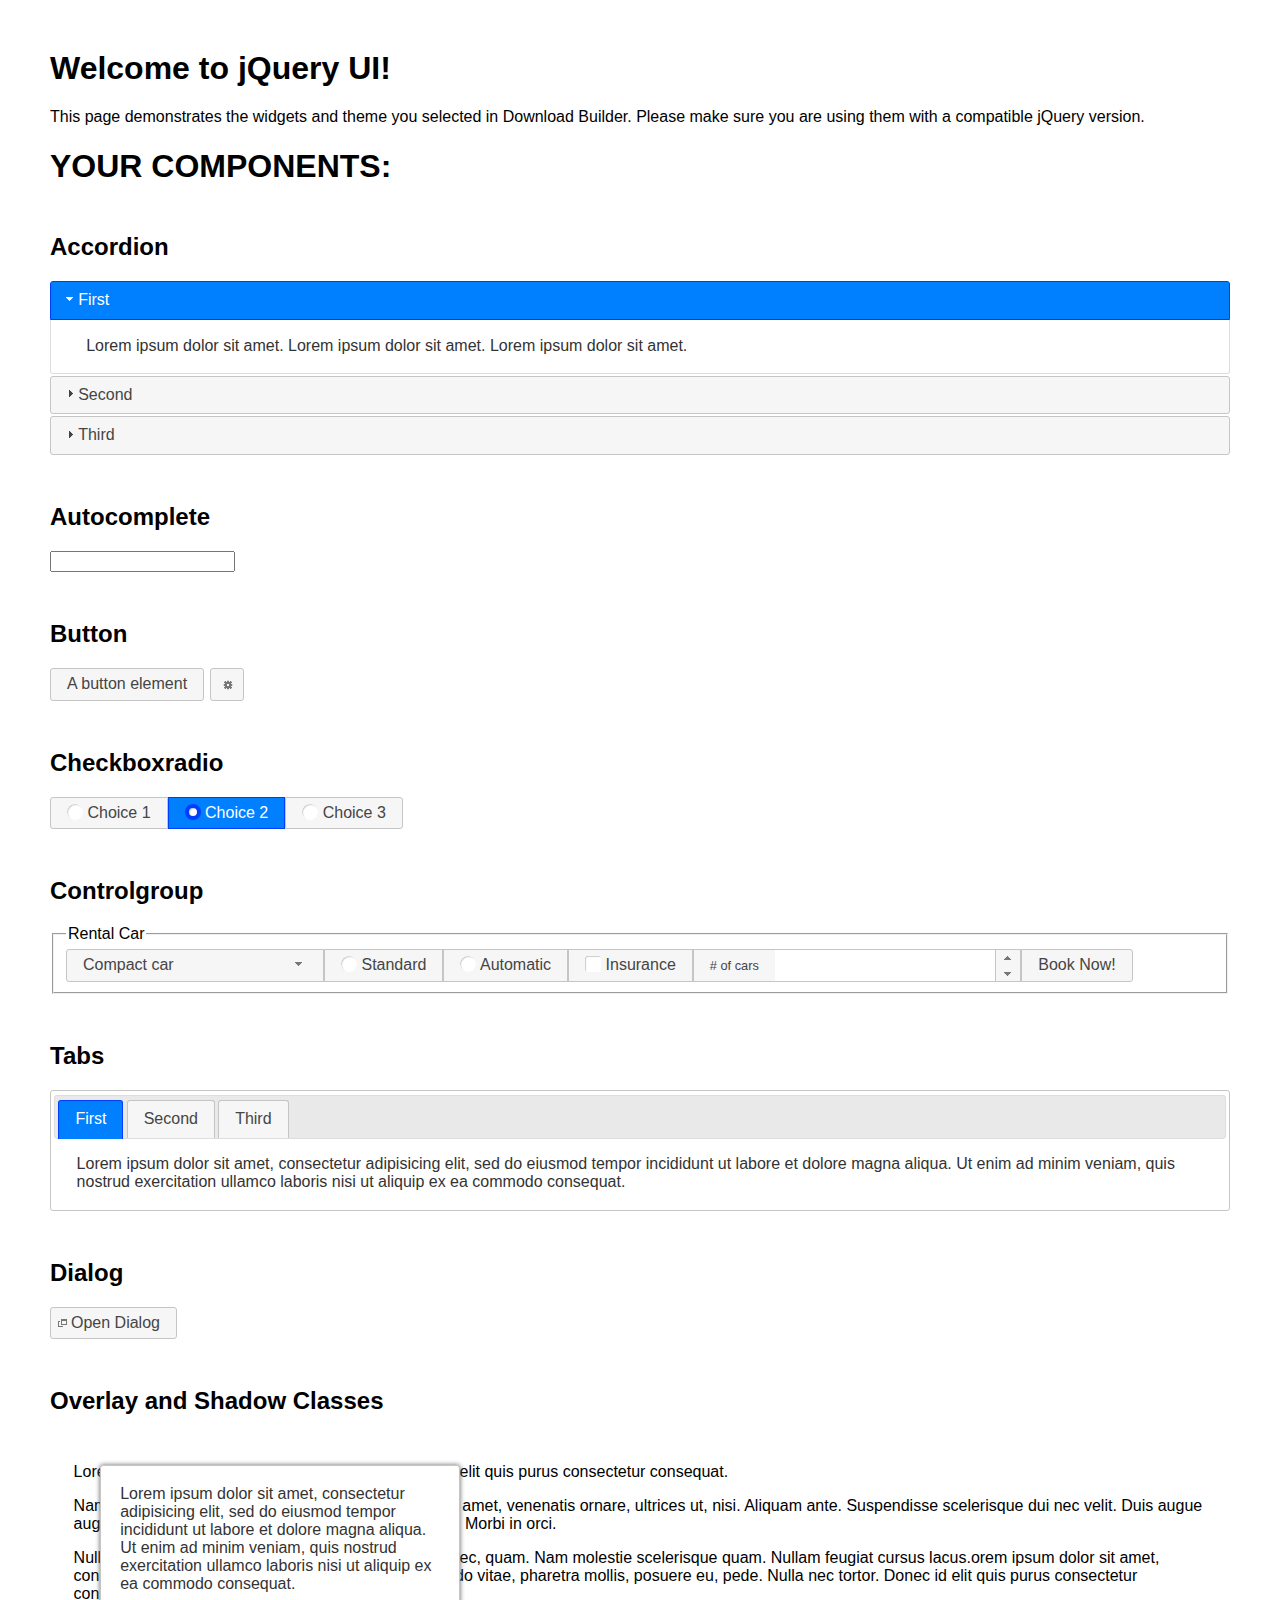
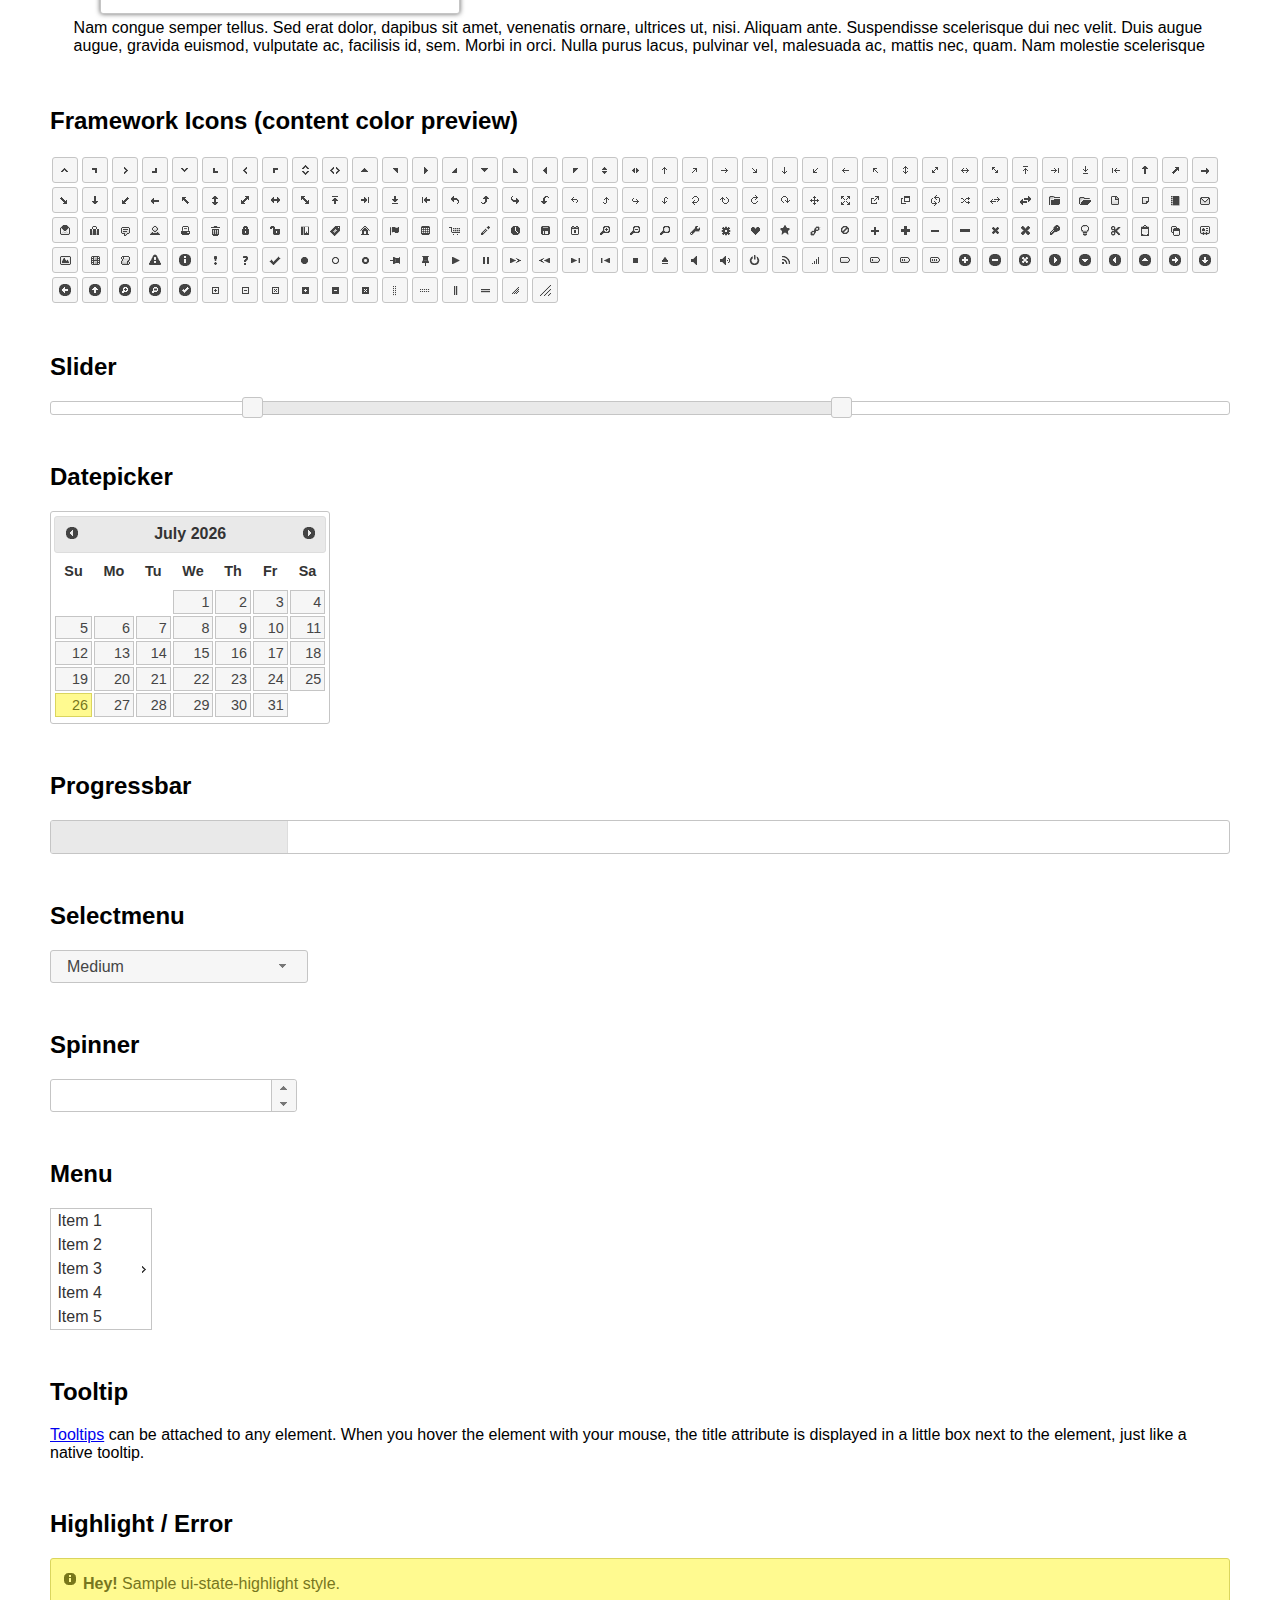
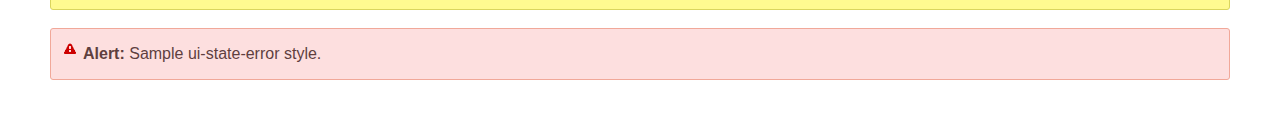
<file: map/scripts/lib/jquery-ui-1.12.1/index.html>
<!doctype html>
<html lang="us">
<head>
	<meta charset="utf-8">
	<title>jQuery UI Example Page</title>
	<link href="jquery-ui.css" rel="stylesheet">
	<style>
	body{
		font-family: "Trebuchet MS", sans-serif;
		margin: 50px;
	}
	.demoHeaders {
		margin-top: 2em;
	}
	#dialog-link {
		padding: .4em 1em .4em 20px;
		text-decoration: none;
		position: relative;
	}
	#dialog-link span.ui-icon {
		margin: 0 5px 0 0;
		position: absolute;
		left: .2em;
		top: 50%;
		margin-top: -8px;
	}
	#icons {
		margin: 0;
		padding: 0;
	}
	#icons li {
		margin: 2px;
		position: relative;
		padding: 4px 0;
		cursor: pointer;
		float: left;
		list-style: none;
	}
	#icons span.ui-icon {
		float: left;
		margin: 0 4px;
	}
	.fakewindowcontain .ui-widget-overlay {
		position: absolute;
	}
	select {
		width: 200px;
	}
	</style>
</head>
<body>

<h1>Welcome to jQuery UI!</h1>

<div class="ui-widget">
	<p>This page demonstrates the widgets and theme you selected in Download Builder. Please make sure you are using them with a compatible jQuery version.</p>
</div>

<h1>YOUR COMPONENTS:</h1>


<!-- Accordion -->
<h2 class="demoHeaders">Accordion</h2>
<div id="accordion">
	<h3>First</h3>
	<div>Lorem ipsum dolor sit amet. Lorem ipsum dolor sit amet. Lorem ipsum dolor sit amet.</div>
	<h3>Second</h3>
	<div>Phasellus mattis tincidunt nibh.</div>
	<h3>Third</h3>
	<div>Nam dui erat, auctor a, dignissim quis.</div>
</div>



<!-- Autocomplete -->
<h2 class="demoHeaders">Autocomplete</h2>
<div>
	<input id="autocomplete" title="type &quot;a&quot;">
</div>



<!-- Button -->
<h2 class="demoHeaders">Button</h2>
<button id="button">A button element</button>
<button id="button-icon">An icon-only button</button>



<!-- Checkboxradio -->
<h2 class="demoHeaders">Checkboxradio</h2>
<form style="margin-top: 1em;">
	<div id="radioset">
		<input type="radio" id="radio1" name="radio"><label for="radio1">Choice 1</label>
		<input type="radio" id="radio2" name="radio" checked="checked"><label for="radio2">Choice 2</label>
		<input type="radio" id="radio3" name="radio"><label for="radio3">Choice 3</label>
	</div>
</form>



<!-- Controlgroup -->
<h2 class="demoHeaders">Controlgroup</h2>
<fieldset>
	<legend>Rental Car</legend>
	<div id="controlgroup">
		<select id="car-type">
			<option>Compact car</option>
			<option>Midsize car</option>
			<option>Full size car</option>
			<option>SUV</option>
			<option>Luxury</option>
			<option>Truck</option>
			<option>Van</option>
		</select>
		<label for="transmission-standard">Standard</label>
		<input type="radio" name="transmission" id="transmission-standard">
		<label for="transmission-automatic">Automatic</label>
		<input type="radio" name="transmission" id="transmission-automatic">
		<label for="insurance">Insurance</label>
		<input type="checkbox" name="insurance" id="insurance">
		<label for="horizontal-spinner" class="ui-controlgroup-label"># of cars</label>
		<input id="horizontal-spinner" class="ui-spinner-input">
		<button>Book Now!</button>
	</div>
</fieldset>



<!-- Tabs -->
<h2 class="demoHeaders">Tabs</h2>
<div id="tabs">
	<ul>
		<li><a href="#tabs-1">First</a></li>
		<li><a href="#tabs-2">Second</a></li>
		<li><a href="#tabs-3">Third</a></li>
	</ul>
	<div id="tabs-1">Lorem ipsum dolor sit amet, consectetur adipisicing elit, sed do eiusmod tempor incididunt ut labore et dolore magna aliqua. Ut enim ad minim veniam, quis nostrud exercitation ullamco laboris nisi ut aliquip ex ea commodo consequat.</div>
	<div id="tabs-2">Phasellus mattis tincidunt nibh. Cras orci urna, blandit id, pretium vel, aliquet ornare, felis. Maecenas scelerisque sem non nisl. Fusce sed lorem in enim dictum bibendum.</div>
	<div id="tabs-3">Nam dui erat, auctor a, dignissim quis, sollicitudin eu, felis. Pellentesque nisi urna, interdum eget, sagittis et, consequat vestibulum, lacus. Mauris porttitor ullamcorper augue.</div>
</div>



<h2 class="demoHeaders">Dialog</h2>
<p>
	<button id="dialog-link" class="ui-button ui-corner-all ui-widget">
		<span class="ui-icon ui-icon-newwin"></span>Open Dialog
	</button>
</p>

<h2 class="demoHeaders">Overlay and Shadow Classes</h2>
<div style="position: relative; width: 96%; height: 200px; padding:1% 2%; overflow:hidden;" class="fakewindowcontain">
	<p>Lorem ipsum dolor sit amet,  Nulla nec tortor. Donec id elit quis purus consectetur consequat. </p><p>Nam congue semper tellus. Sed erat dolor, dapibus sit amet, venenatis ornare, ultrices ut, nisi. Aliquam ante. Suspendisse scelerisque dui nec velit. Duis augue augue, gravida euismod, vulputate ac, facilisis id, sem. Morbi in orci. </p><p>Nulla purus lacus, pulvinar vel, malesuada ac, mattis nec, quam. Nam molestie scelerisque quam. Nullam feugiat cursus lacus.orem ipsum dolor sit amet, consectetur adipiscing elit. Donec libero risus, commodo vitae, pharetra mollis, posuere eu, pede. Nulla nec tortor. Donec id elit quis purus consectetur consequat. </p><p>Nam congue semper tellus. Sed erat dolor, dapibus sit amet, venenatis ornare, ultrices ut, nisi. Aliquam ante. Suspendisse scelerisque dui nec velit. Duis augue augue, gravida euismod, vulputate ac, facilisis id, sem. Morbi in orci. Nulla purus lacus, pulvinar vel, malesuada ac, mattis nec, quam. Nam molestie scelerisque quam. </p><p>Nullam feugiat cursus lacus.orem ipsum dolor sit amet, consectetur adipiscing elit. Donec libero risus, commodo vitae, pharetra mollis, posuere eu, pede. Nulla nec tortor. Donec id elit quis purus consectetur consequat. Nam congue semper tellus. Sed erat dolor, dapibus sit amet, venenatis ornare, ultrices ut, nisi. Aliquam ante. </p><p>Suspendisse scelerisque dui nec velit. Duis augue augue, gravida euismod, vulputate ac, facilisis id, sem. Morbi in orci. Nulla purus lacus, pulvinar vel, malesuada ac, mattis nec, quam. Nam molestie scelerisque quam. Nullam feugiat cursus lacus.orem ipsum dolor sit amet, consectetur adipiscing elit. Donec libero risus, commodo vitae, pharetra mollis, posuere eu, pede. Nulla nec tortor. Donec id elit quis purus consectetur consequat. Nam congue semper tellus. Sed erat dolor, dapibus sit amet, venenatis ornare, ultrices ut, nisi. </p>

	<!-- ui-dialog -->
	<div class="ui-widget-overlay ui-front"></div>
	<div style="position: absolute; width: 320px; left: 50px; top: 30px; padding: 1.2em" class="ui-widget ui-front ui-widget-content ui-corner-all ui-widget-shadow">
		Lorem ipsum dolor sit amet, consectetur adipisicing elit, sed do eiusmod tempor incididunt ut labore et dolore magna aliqua. Ut enim ad minim veniam, quis nostrud exercitation ullamco laboris nisi ut aliquip ex ea commodo consequat.
	</div>

</div>

<!-- ui-dialog -->
<div id="dialog" title="Dialog Title">
	<p>Lorem ipsum dolor sit amet, consectetur adipisicing elit, sed do eiusmod tempor incididunt ut labore et dolore magna aliqua. Ut enim ad minim veniam, quis nostrud exercitation ullamco laboris nisi ut aliquip ex ea commodo consequat.</p>
</div>



<h2 class="demoHeaders">Framework Icons (content color preview)</h2>
<ul id="icons" class="ui-widget ui-helper-clearfix">
	<li class="ui-state-default ui-corner-all" title=".ui-icon-caret-1-n"><span class="ui-icon ui-icon-caret-1-n"></span></li>
	<li class="ui-state-default ui-corner-all" title=".ui-icon-caret-1-ne"><span class="ui-icon ui-icon-caret-1-ne"></span></li>
	<li class="ui-state-default ui-corner-all" title=".ui-icon-caret-1-e"><span class="ui-icon ui-icon-caret-1-e"></span></li>
	<li class="ui-state-default ui-corner-all" title=".ui-icon-caret-1-se"><span class="ui-icon ui-icon-caret-1-se"></span></li>
	<li class="ui-state-default ui-corner-all" title=".ui-icon-caret-1-s"><span class="ui-icon ui-icon-caret-1-s"></span></li>
	<li class="ui-state-default ui-corner-all" title=".ui-icon-caret-1-sw"><span class="ui-icon ui-icon-caret-1-sw"></span></li>
	<li class="ui-state-default ui-corner-all" title=".ui-icon-caret-1-w"><span class="ui-icon ui-icon-caret-1-w"></span></li>
	<li class="ui-state-default ui-corner-all" title=".ui-icon-caret-1-nw"><span class="ui-icon ui-icon-caret-1-nw"></span></li>
	<li class="ui-state-default ui-corner-all" title=".ui-icon-caret-2-n-s"><span class="ui-icon ui-icon-caret-2-n-s"></span></li>
	<li class="ui-state-default ui-corner-all" title=".ui-icon-caret-2-e-w"><span class="ui-icon ui-icon-caret-2-e-w"></span></li>
	<li class="ui-state-default ui-corner-all" title=".ui-icon-triangle-1-n"><span class="ui-icon ui-icon-triangle-1-n"></span></li>
	<li class="ui-state-default ui-corner-all" title=".ui-icon-triangle-1-ne"><span class="ui-icon ui-icon-triangle-1-ne"></span></li>
	<li class="ui-state-default ui-corner-all" title=".ui-icon-triangle-1-e"><span class="ui-icon ui-icon-triangle-1-e"></span></li>
	<li class="ui-state-default ui-corner-all" title=".ui-icon-triangle-1-se"><span class="ui-icon ui-icon-triangle-1-se"></span></li>
	<li class="ui-state-default ui-corner-all" title=".ui-icon-triangle-1-s"><span class="ui-icon ui-icon-triangle-1-s"></span></li>
	<li class="ui-state-default ui-corner-all" title=".ui-icon-triangle-1-sw"><span class="ui-icon ui-icon-triangle-1-sw"></span></li>
	<li class="ui-state-default ui-corner-all" title=".ui-icon-triangle-1-w"><span class="ui-icon ui-icon-triangle-1-w"></span></li>
	<li class="ui-state-default ui-corner-all" title=".ui-icon-triangle-1-nw"><span class="ui-icon ui-icon-triangle-1-nw"></span></li>
	<li class="ui-state-default ui-corner-all" title=".ui-icon-triangle-2-n-s"><span class="ui-icon ui-icon-triangle-2-n-s"></span></li>
	<li class="ui-state-default ui-corner-all" title=".ui-icon-triangle-2-e-w"><span class="ui-icon ui-icon-triangle-2-e-w"></span></li>
	<li class="ui-state-default ui-corner-all" title=".ui-icon-arrow-1-n"><span class="ui-icon ui-icon-arrow-1-n"></span></li>
	<li class="ui-state-default ui-corner-all" title=".ui-icon-arrow-1-ne"><span class="ui-icon ui-icon-arrow-1-ne"></span></li>
	<li class="ui-state-default ui-corner-all" title=".ui-icon-arrow-1-e"><span class="ui-icon ui-icon-arrow-1-e"></span></li>
	<li class="ui-state-default ui-corner-all" title=".ui-icon-arrow-1-se"><span class="ui-icon ui-icon-arrow-1-se"></span></li>
	<li class="ui-state-default ui-corner-all" title=".ui-icon-arrow-1-s"><span class="ui-icon ui-icon-arrow-1-s"></span></li>
	<li class="ui-state-default ui-corner-all" title=".ui-icon-arrow-1-sw"><span class="ui-icon ui-icon-arrow-1-sw"></span></li>
	<li class="ui-state-default ui-corner-all" title=".ui-icon-arrow-1-w"><span class="ui-icon ui-icon-arrow-1-w"></span></li>
	<li class="ui-state-default ui-corner-all" title=".ui-icon-arrow-1-nw"><span class="ui-icon ui-icon-arrow-1-nw"></span></li>
	<li class="ui-state-default ui-corner-all" title=".ui-icon-arrow-2-n-s"><span class="ui-icon ui-icon-arrow-2-n-s"></span></li>
	<li class="ui-state-default ui-corner-all" title=".ui-icon-arrow-2-ne-sw"><span class="ui-icon ui-icon-arrow-2-ne-sw"></span></li>
	<li class="ui-state-default ui-corner-all" title=".ui-icon-arrow-2-e-w"><span class="ui-icon ui-icon-arrow-2-e-w"></span></li>
	<li class="ui-state-default ui-corner-all" title=".ui-icon-arrow-2-se-nw"><span class="ui-icon ui-icon-arrow-2-se-nw"></span></li>
	<li class="ui-state-default ui-corner-all" title=".ui-icon-arrowstop-1-n"><span class="ui-icon ui-icon-arrowstop-1-n"></span></li>
	<li class="ui-state-default ui-corner-all" title=".ui-icon-arrowstop-1-e"><span class="ui-icon ui-icon-arrowstop-1-e"></span></li>
	<li class="ui-state-default ui-corner-all" title=".ui-icon-arrowstop-1-s"><span class="ui-icon ui-icon-arrowstop-1-s"></span></li>
	<li class="ui-state-default ui-corner-all" title=".ui-icon-arrowstop-1-w"><span class="ui-icon ui-icon-arrowstop-1-w"></span></li>
	<li class="ui-state-default ui-corner-all" title=".ui-icon-arrowthick-1-n"><span class="ui-icon ui-icon-arrowthick-1-n"></span></li>
	<li class="ui-state-default ui-corner-all" title=".ui-icon-arrowthick-1-ne"><span class="ui-icon ui-icon-arrowthick-1-ne"></span></li>
	<li class="ui-state-default ui-corner-all" title=".ui-icon-arrowthick-1-e"><span class="ui-icon ui-icon-arrowthick-1-e"></span></li>
	<li class="ui-state-default ui-corner-all" title=".ui-icon-arrowthick-1-se"><span class="ui-icon ui-icon-arrowthick-1-se"></span></li>
	<li class="ui-state-default ui-corner-all" title=".ui-icon-arrowthick-1-s"><span class="ui-icon ui-icon-arrowthick-1-s"></span></li>
	<li class="ui-state-default ui-corner-all" title=".ui-icon-arrowthick-1-sw"><span class="ui-icon ui-icon-arrowthick-1-sw"></span></li>
	<li class="ui-state-default ui-corner-all" title=".ui-icon-arrowthick-1-w"><span class="ui-icon ui-icon-arrowthick-1-w"></span></li>
	<li class="ui-state-default ui-corner-all" title=".ui-icon-arrowthick-1-nw"><span class="ui-icon ui-icon-arrowthick-1-nw"></span></li>
	<li class="ui-state-default ui-corner-all" title=".ui-icon-arrowthick-2-n-s"><span class="ui-icon ui-icon-arrowthick-2-n-s"></span></li>
	<li class="ui-state-default ui-corner-all" title=".ui-icon-arrowthick-2-ne-sw"><span class="ui-icon ui-icon-arrowthick-2-ne-sw"></span></li>
	<li class="ui-state-default ui-corner-all" title=".ui-icon-arrowthick-2-e-w"><span class="ui-icon ui-icon-arrowthick-2-e-w"></span></li>
	<li class="ui-state-default ui-corner-all" title=".ui-icon-arrowthick-2-se-nw"><span class="ui-icon ui-icon-arrowthick-2-se-nw"></span></li>
	<li class="ui-state-default ui-corner-all" title=".ui-icon-arrowthickstop-1-n"><span class="ui-icon ui-icon-arrowthickstop-1-n"></span></li>
	<li class="ui-state-default ui-corner-all" title=".ui-icon-arrowthickstop-1-e"><span class="ui-icon ui-icon-arrowthickstop-1-e"></span></li>
	<li class="ui-state-default ui-corner-all" title=".ui-icon-arrowthickstop-1-s"><span class="ui-icon ui-icon-arrowthickstop-1-s"></span></li>
	<li class="ui-state-default ui-corner-all" title=".ui-icon-arrowthickstop-1-w"><span class="ui-icon ui-icon-arrowthickstop-1-w"></span></li>
	<li class="ui-state-default ui-corner-all" title=".ui-icon-arrowreturnthick-1-w"><span class="ui-icon ui-icon-arrowreturnthick-1-w"></span></li>
	<li class="ui-state-default ui-corner-all" title=".ui-icon-arrowreturnthick-1-n"><span class="ui-icon ui-icon-arrowreturnthick-1-n"></span></li>
	<li class="ui-state-default ui-corner-all" title=".ui-icon-arrowreturnthick-1-e"><span class="ui-icon ui-icon-arrowreturnthick-1-e"></span></li>
	<li class="ui-state-default ui-corner-all" title=".ui-icon-arrowreturnthick-1-s"><span class="ui-icon ui-icon-arrowreturnthick-1-s"></span></li>
	<li class="ui-state-default ui-corner-all" title=".ui-icon-arrowreturn-1-w"><span class="ui-icon ui-icon-arrowreturn-1-w"></span></li>
	<li class="ui-state-default ui-corner-all" title=".ui-icon-arrowreturn-1-n"><span class="ui-icon ui-icon-arrowreturn-1-n"></span></li>
	<li class="ui-state-default ui-corner-all" title=".ui-icon-arrowreturn-1-e"><span class="ui-icon ui-icon-arrowreturn-1-e"></span></li>
	<li class="ui-state-default ui-corner-all" title=".ui-icon-arrowreturn-1-s"><span class="ui-icon ui-icon-arrowreturn-1-s"></span></li>
	<li class="ui-state-default ui-corner-all" title=".ui-icon-arrowrefresh-1-w"><span class="ui-icon ui-icon-arrowrefresh-1-w"></span></li>
	<li class="ui-state-default ui-corner-all" title=".ui-icon-arrowrefresh-1-n"><span class="ui-icon ui-icon-arrowrefresh-1-n"></span></li>
	<li class="ui-state-default ui-corner-all" title=".ui-icon-arrowrefresh-1-e"><span class="ui-icon ui-icon-arrowrefresh-1-e"></span></li>
	<li class="ui-state-default ui-corner-all" title=".ui-icon-arrowrefresh-1-s"><span class="ui-icon ui-icon-arrowrefresh-1-s"></span></li>
	<li class="ui-state-default ui-corner-all" title=".ui-icon-arrow-4"><span class="ui-icon ui-icon-arrow-4"></span></li>
	<li class="ui-state-default ui-corner-all" title=".ui-icon-arrow-4-diag"><span class="ui-icon ui-icon-arrow-4-diag"></span></li>
	<li class="ui-state-default ui-corner-all" title=".ui-icon-extlink"><span class="ui-icon ui-icon-extlink"></span></li>
	<li class="ui-state-default ui-corner-all" title=".ui-icon-newwin"><span class="ui-icon ui-icon-newwin"></span></li>
	<li class="ui-state-default ui-corner-all" title=".ui-icon-refresh"><span class="ui-icon ui-icon-refresh"></span></li>
	<li class="ui-state-default ui-corner-all" title=".ui-icon-shuffle"><span class="ui-icon ui-icon-shuffle"></span></li>
	<li class="ui-state-default ui-corner-all" title=".ui-icon-transfer-e-w"><span class="ui-icon ui-icon-transfer-e-w"></span></li>
	<li class="ui-state-default ui-corner-all" title=".ui-icon-transferthick-e-w"><span class="ui-icon ui-icon-transferthick-e-w"></span></li>
	<li class="ui-state-default ui-corner-all" title=".ui-icon-folder-collapsed"><span class="ui-icon ui-icon-folder-collapsed"></span></li>
	<li class="ui-state-default ui-corner-all" title=".ui-icon-folder-open"><span class="ui-icon ui-icon-folder-open"></span></li>
	<li class="ui-state-default ui-corner-all" title=".ui-icon-document"><span class="ui-icon ui-icon-document"></span></li>
	<li class="ui-state-default ui-corner-all" title=".ui-icon-document-b"><span class="ui-icon ui-icon-document-b"></span></li>
	<li class="ui-state-default ui-corner-all" title=".ui-icon-note"><span class="ui-icon ui-icon-note"></span></li>
	<li class="ui-state-default ui-corner-all" title=".ui-icon-mail-closed"><span class="ui-icon ui-icon-mail-closed"></span></li>
	<li class="ui-state-default ui-corner-all" title=".ui-icon-mail-open"><span class="ui-icon ui-icon-mail-open"></span></li>
	<li class="ui-state-default ui-corner-all" title=".ui-icon-suitcase"><span class="ui-icon ui-icon-suitcase"></span></li>
	<li class="ui-state-default ui-corner-all" title=".ui-icon-comment"><span class="ui-icon ui-icon-comment"></span></li>
	<li class="ui-state-default ui-corner-all" title=".ui-icon-person"><span class="ui-icon ui-icon-person"></span></li>
	<li class="ui-state-default ui-corner-all" title=".ui-icon-print"><span class="ui-icon ui-icon-print"></span></li>
	<li class="ui-state-default ui-corner-all" title=".ui-icon-trash"><span class="ui-icon ui-icon-trash"></span></li>
	<li class="ui-state-default ui-corner-all" title=".ui-icon-locked"><span class="ui-icon ui-icon-locked"></span></li>
	<li class="ui-state-default ui-corner-all" title=".ui-icon-unlocked"><span class="ui-icon ui-icon-unlocked"></span></li>
	<li class="ui-state-default ui-corner-all" title=".ui-icon-bookmark"><span class="ui-icon ui-icon-bookmark"></span></li>
	<li class="ui-state-default ui-corner-all" title=".ui-icon-tag"><span class="ui-icon ui-icon-tag"></span></li>
	<li class="ui-state-default ui-corner-all" title=".ui-icon-home"><span class="ui-icon ui-icon-home"></span></li>
	<li class="ui-state-default ui-corner-all" title=".ui-icon-flag"><span class="ui-icon ui-icon-flag"></span></li>
	<li class="ui-state-default ui-corner-all" title=".ui-icon-calculator"><span class="ui-icon ui-icon-calculator"></span></li>
	<li class="ui-state-default ui-corner-all" title=".ui-icon-cart"><span class="ui-icon ui-icon-cart"></span></li>
	<li class="ui-state-default ui-corner-all" title=".ui-icon-pencil"><span class="ui-icon ui-icon-pencil"></span></li>
	<li class="ui-state-default ui-corner-all" title=".ui-icon-clock"><span class="ui-icon ui-icon-clock"></span></li>
	<li class="ui-state-default ui-corner-all" title=".ui-icon-disk"><span class="ui-icon ui-icon-disk"></span></li>
	<li class="ui-state-default ui-corner-all" title=".ui-icon-calendar"><span class="ui-icon ui-icon-calendar"></span></li>
	<li class="ui-state-default ui-corner-all" title=".ui-icon-zoomin"><span class="ui-icon ui-icon-zoomin"></span></li>
	<li class="ui-state-default ui-corner-all" title=".ui-icon-zoomout"><span class="ui-icon ui-icon-zoomout"></span></li>
	<li class="ui-state-default ui-corner-all" title=".ui-icon-search"><span class="ui-icon ui-icon-search"></span></li>
	<li class="ui-state-default ui-corner-all" title=".ui-icon-wrench"><span class="ui-icon ui-icon-wrench"></span></li>
	<li class="ui-state-default ui-corner-all" title=".ui-icon-gear"><span class="ui-icon ui-icon-gear"></span></li>
	<li class="ui-state-default ui-corner-all" title=".ui-icon-heart"><span class="ui-icon ui-icon-heart"></span></li>
	<li class="ui-state-default ui-corner-all" title=".ui-icon-star"><span class="ui-icon ui-icon-star"></span></li>
	<li class="ui-state-default ui-corner-all" title=".ui-icon-link"><span class="ui-icon ui-icon-link"></span></li>
	<li class="ui-state-default ui-corner-all" title=".ui-icon-cancel"><span class="ui-icon ui-icon-cancel"></span></li>
	<li class="ui-state-default ui-corner-all" title=".ui-icon-plus"><span class="ui-icon ui-icon-plus"></span></li>
	<li class="ui-state-default ui-corner-all" title=".ui-icon-plusthick"><span class="ui-icon ui-icon-plusthick"></span></li>
	<li class="ui-state-default ui-corner-all" title=".ui-icon-minus"><span class="ui-icon ui-icon-minus"></span></li>
	<li class="ui-state-default ui-corner-all" title=".ui-icon-minusthick"><span class="ui-icon ui-icon-minusthick"></span></li>
	<li class="ui-state-default ui-corner-all" title=".ui-icon-close"><span class="ui-icon ui-icon-close"></span></li>
	<li class="ui-state-default ui-corner-all" title=".ui-icon-closethick"><span class="ui-icon ui-icon-closethick"></span></li>
	<li class="ui-state-default ui-corner-all" title=".ui-icon-key"><span class="ui-icon ui-icon-key"></span></li>
	<li class="ui-state-default ui-corner-all" title=".ui-icon-lightbulb"><span class="ui-icon ui-icon-lightbulb"></span></li>
	<li class="ui-state-default ui-corner-all" title=".ui-icon-scissors"><span class="ui-icon ui-icon-scissors"></span></li>
	<li class="ui-state-default ui-corner-all" title=".ui-icon-clipboard"><span class="ui-icon ui-icon-clipboard"></span></li>
	<li class="ui-state-default ui-corner-all" title=".ui-icon-copy"><span class="ui-icon ui-icon-copy"></span></li>
	<li class="ui-state-default ui-corner-all" title=".ui-icon-contact"><span class="ui-icon ui-icon-contact"></span></li>
	<li class="ui-state-default ui-corner-all" title=".ui-icon-image"><span class="ui-icon ui-icon-image"></span></li>
	<li class="ui-state-default ui-corner-all" title=".ui-icon-video"><span class="ui-icon ui-icon-video"></span></li>
	<li class="ui-state-default ui-corner-all" title=".ui-icon-script"><span class="ui-icon ui-icon-script"></span></li>
	<li class="ui-state-default ui-corner-all" title=".ui-icon-alert"><span class="ui-icon ui-icon-alert"></span></li>
	<li class="ui-state-default ui-corner-all" title=".ui-icon-info"><span class="ui-icon ui-icon-info"></span></li>
	<li class="ui-state-default ui-corner-all" title=".ui-icon-notice"><span class="ui-icon ui-icon-notice"></span></li>
	<li class="ui-state-default ui-corner-all" title=".ui-icon-help"><span class="ui-icon ui-icon-help"></span></li>
	<li class="ui-state-default ui-corner-all" title=".ui-icon-check"><span class="ui-icon ui-icon-check"></span></li>
	<li class="ui-state-default ui-corner-all" title=".ui-icon-bullet"><span class="ui-icon ui-icon-bullet"></span></li>
	<li class="ui-state-default ui-corner-all" title=".ui-icon-radio-off"><span class="ui-icon ui-icon-radio-off"></span></li>
	<li class="ui-state-default ui-corner-all" title=".ui-icon-radio-on"><span class="ui-icon ui-icon-radio-on"></span></li>
	<li class="ui-state-default ui-corner-all" title=".ui-icon-pin-w"><span class="ui-icon ui-icon-pin-w"></span></li>
	<li class="ui-state-default ui-corner-all" title=".ui-icon-pin-s"><span class="ui-icon ui-icon-pin-s"></span></li>
	<li class="ui-state-default ui-corner-all" title=".ui-icon-play"><span class="ui-icon ui-icon-play"></span></li>
	<li class="ui-state-default ui-corner-all" title=".ui-icon-pause"><span class="ui-icon ui-icon-pause"></span></li>
	<li class="ui-state-default ui-corner-all" title=".ui-icon-seek-next"><span class="ui-icon ui-icon-seek-next"></span></li>
	<li class="ui-state-default ui-corner-all" title=".ui-icon-seek-prev"><span class="ui-icon ui-icon-seek-prev"></span></li>
	<li class="ui-state-default ui-corner-all" title=".ui-icon-seek-end"><span class="ui-icon ui-icon-seek-end"></span></li>
	<li class="ui-state-default ui-corner-all" title=".ui-icon-seek-first"><span class="ui-icon ui-icon-seek-first"></span></li>
	<li class="ui-state-default ui-corner-all" title=".ui-icon-stop"><span class="ui-icon ui-icon-stop"></span></li>
	<li class="ui-state-default ui-corner-all" title=".ui-icon-eject"><span class="ui-icon ui-icon-eject"></span></li>
	<li class="ui-state-default ui-corner-all" title=".ui-icon-volume-off"><span class="ui-icon ui-icon-volume-off"></span></li>
	<li class="ui-state-default ui-corner-all" title=".ui-icon-volume-on"><span class="ui-icon ui-icon-volume-on"></span></li>
	<li class="ui-state-default ui-corner-all" title=".ui-icon-power"><span class="ui-icon ui-icon-power"></span></li>
	<li class="ui-state-default ui-corner-all" title=".ui-icon-signal-diag"><span class="ui-icon ui-icon-signal-diag"></span></li>
	<li class="ui-state-default ui-corner-all" title=".ui-icon-signal"><span class="ui-icon ui-icon-signal"></span></li>
	<li class="ui-state-default ui-corner-all" title=".ui-icon-battery-0"><span class="ui-icon ui-icon-battery-0"></span></li>
	<li class="ui-state-default ui-corner-all" title=".ui-icon-battery-1"><span class="ui-icon ui-icon-battery-1"></span></li>
	<li class="ui-state-default ui-corner-all" title=".ui-icon-battery-2"><span class="ui-icon ui-icon-battery-2"></span></li>
	<li class="ui-state-default ui-corner-all" title=".ui-icon-battery-3"><span class="ui-icon ui-icon-battery-3"></span></li>
	<li class="ui-state-default ui-corner-all" title=".ui-icon-circle-plus"><span class="ui-icon ui-icon-circle-plus"></span></li>
	<li class="ui-state-default ui-corner-all" title=".ui-icon-circle-minus"><span class="ui-icon ui-icon-circle-minus"></span></li>
	<li class="ui-state-default ui-corner-all" title=".ui-icon-circle-close"><span class="ui-icon ui-icon-circle-close"></span></li>
	<li class="ui-state-default ui-corner-all" title=".ui-icon-circle-triangle-e"><span class="ui-icon ui-icon-circle-triangle-e"></span></li>
	<li class="ui-state-default ui-corner-all" title=".ui-icon-circle-triangle-s"><span class="ui-icon ui-icon-circle-triangle-s"></span></li>
	<li class="ui-state-default ui-corner-all" title=".ui-icon-circle-triangle-w"><span class="ui-icon ui-icon-circle-triangle-w"></span></li>
	<li class="ui-state-default ui-corner-all" title=".ui-icon-circle-triangle-n"><span class="ui-icon ui-icon-circle-triangle-n"></span></li>
	<li class="ui-state-default ui-corner-all" title=".ui-icon-circle-arrow-e"><span class="ui-icon ui-icon-circle-arrow-e"></span></li>
	<li class="ui-state-default ui-corner-all" title=".ui-icon-circle-arrow-s"><span class="ui-icon ui-icon-circle-arrow-s"></span></li>
	<li class="ui-state-default ui-corner-all" title=".ui-icon-circle-arrow-w"><span class="ui-icon ui-icon-circle-arrow-w"></span></li>
	<li class="ui-state-default ui-corner-all" title=".ui-icon-circle-arrow-n"><span class="ui-icon ui-icon-circle-arrow-n"></span></li>
	<li class="ui-state-default ui-corner-all" title=".ui-icon-circle-zoomin"><span class="ui-icon ui-icon-circle-zoomin"></span></li>
	<li class="ui-state-default ui-corner-all" title=".ui-icon-circle-zoomout"><span class="ui-icon ui-icon-circle-zoomout"></span></li>
	<li class="ui-state-default ui-corner-all" title=".ui-icon-circle-check"><span class="ui-icon ui-icon-circle-check"></span></li>
	<li class="ui-state-default ui-corner-all" title=".ui-icon-circlesmall-plus"><span class="ui-icon ui-icon-circlesmall-plus"></span></li>
	<li class="ui-state-default ui-corner-all" title=".ui-icon-circlesmall-minus"><span class="ui-icon ui-icon-circlesmall-minus"></span></li>
	<li class="ui-state-default ui-corner-all" title=".ui-icon-circlesmall-close"><span class="ui-icon ui-icon-circlesmall-close"></span></li>
	<li class="ui-state-default ui-corner-all" title=".ui-icon-squaresmall-plus"><span class="ui-icon ui-icon-squaresmall-plus"></span></li>
	<li class="ui-state-default ui-corner-all" title=".ui-icon-squaresmall-minus"><span class="ui-icon ui-icon-squaresmall-minus"></span></li>
	<li class="ui-state-default ui-corner-all" title=".ui-icon-squaresmall-close"><span class="ui-icon ui-icon-squaresmall-close"></span></li>
	<li class="ui-state-default ui-corner-all" title=".ui-icon-grip-dotted-vertical"><span class="ui-icon ui-icon-grip-dotted-vertical"></span></li>
	<li class="ui-state-default ui-corner-all" title=".ui-icon-grip-dotted-horizontal"><span class="ui-icon ui-icon-grip-dotted-horizontal"></span></li>
	<li class="ui-state-default ui-corner-all" title=".ui-icon-grip-solid-vertical"><span class="ui-icon ui-icon-grip-solid-vertical"></span></li>
	<li class="ui-state-default ui-corner-all" title=".ui-icon-grip-solid-horizontal"><span class="ui-icon ui-icon-grip-solid-horizontal"></span></li>
	<li class="ui-state-default ui-corner-all" title=".ui-icon-gripsmall-diagonal-se"><span class="ui-icon ui-icon-gripsmall-diagonal-se"></span></li>
	<li class="ui-state-default ui-corner-all" title=".ui-icon-grip-diagonal-se"><span class="ui-icon ui-icon-grip-diagonal-se"></span></li>
</ul>


<!-- Slider -->
<h2 class="demoHeaders">Slider</h2>
<div id="slider"></div>



<!-- Datepicker -->
<h2 class="demoHeaders">Datepicker</h2>
<div id="datepicker"></div>



<!-- Progressbar -->
<h2 class="demoHeaders">Progressbar</h2>
<div id="progressbar"></div>



<!-- Progressbar -->
<h2 class="demoHeaders">Selectmenu</h2>
<select id="selectmenu">
	<option>Slower</option>
	<option>Slow</option>
	<option selected="selected">Medium</option>
	<option>Fast</option>
	<option>Faster</option>
</select>



<!-- Spinner -->
<h2 class="demoHeaders">Spinner</h2>
<input id="spinner">



<!-- Menu -->
<h2 class="demoHeaders">Menu</h2>
<ul style="width:100px;" id="menu">
	<li><div>Item 1</div></li>
	<li><div>Item 2</div></li>
	<li><div>Item 3</div>
		<ul>
			<li><div>Item 3-1</div></li>
			<li><div>Item 3-2</div></li>
			<li><div>Item 3-3</div></li>
			<li><div>Item 3-4</div></li>
			<li><div>Item 3-5</div></li>
		</ul>
	</li>
	<li><div>Item 4</div></li>
	<li><div>Item 5</div></li>
</ul>



<!-- Tooltip -->
<h2 class="demoHeaders">Tooltip</h2>
<p id="tooltip">
	<a href="#" title="That&apos;s what this widget is">Tooltips</a> can be attached to any element. When you hover
the element with your mouse, the title attribute is displayed in a little box next to the element, just like a native tooltip.
</p>


<!-- Highlight / Error -->
<h2 class="demoHeaders">Highlight / Error</h2>
<div class="ui-widget">
	<div class="ui-state-highlight ui-corner-all" style="margin-top: 20px; padding: 0 .7em;">
		<p><span class="ui-icon ui-icon-info" style="float: left; margin-right: .3em;"></span>
		<strong>Hey!</strong> Sample ui-state-highlight style.</p>
	</div>
</div>
<br>
<div class="ui-widget">
	<div class="ui-state-error ui-corner-all" style="padding: 0 .7em;">
		<p><span class="ui-icon ui-icon-alert" style="float: left; margin-right: .3em;"></span>
		<strong>Alert:</strong> Sample ui-state-error style.</p>
	</div>
</div>

<script src="external/jquery/jquery.js"></script>
<script src="jquery-ui.js"></script>
<script>

$( "#accordion" ).accordion();



var availableTags = [
	"ActionScript",
	"AppleScript",
	"Asp",
	"BASIC",
	"C",
	"C++",
	"Clojure",
	"COBOL",
	"ColdFusion",
	"Erlang",
	"Fortran",
	"Groovy",
	"Haskell",
	"Java",
	"JavaScript",
	"Lisp",
	"Perl",
	"PHP",
	"Python",
	"Ruby",
	"Scala",
	"Scheme"
];
$( "#autocomplete" ).autocomplete({
	source: availableTags
});



$( "#button" ).button();
$( "#button-icon" ).button({
	icon: "ui-icon-gear",
	showLabel: false
});



$( "#radioset" ).buttonset();



$( "#controlgroup" ).controlgroup();



$( "#tabs" ).tabs();



$( "#dialog" ).dialog({
	autoOpen: false,
	width: 400,
	buttons: [
		{
			text: "Ok",
			click: function() {
				$( this ).dialog( "close" );
			}
		},
		{
			text: "Cancel",
			click: function() {
				$( this ).dialog( "close" );
			}
		}
	]
});

// Link to open the dialog
$( "#dialog-link" ).click(function( event ) {
	$( "#dialog" ).dialog( "open" );
	event.preventDefault();
});



$( "#datepicker" ).datepicker({
	inline: true
});



$( "#slider" ).slider({
	range: true,
	values: [ 17, 67 ]
});



$( "#progressbar" ).progressbar({
	value: 20
});



$( "#spinner" ).spinner();



$( "#menu" ).menu();



$( "#tooltip" ).tooltip();



$( "#selectmenu" ).selectmenu();


// Hover states on the static widgets
$( "#dialog-link, #icons li" ).hover(
	function() {
		$( this ).addClass( "ui-state-hover" );
	},
	function() {
		$( this ).removeClass( "ui-state-hover" );
	}
);
</script>
</body>
</html>
</file>
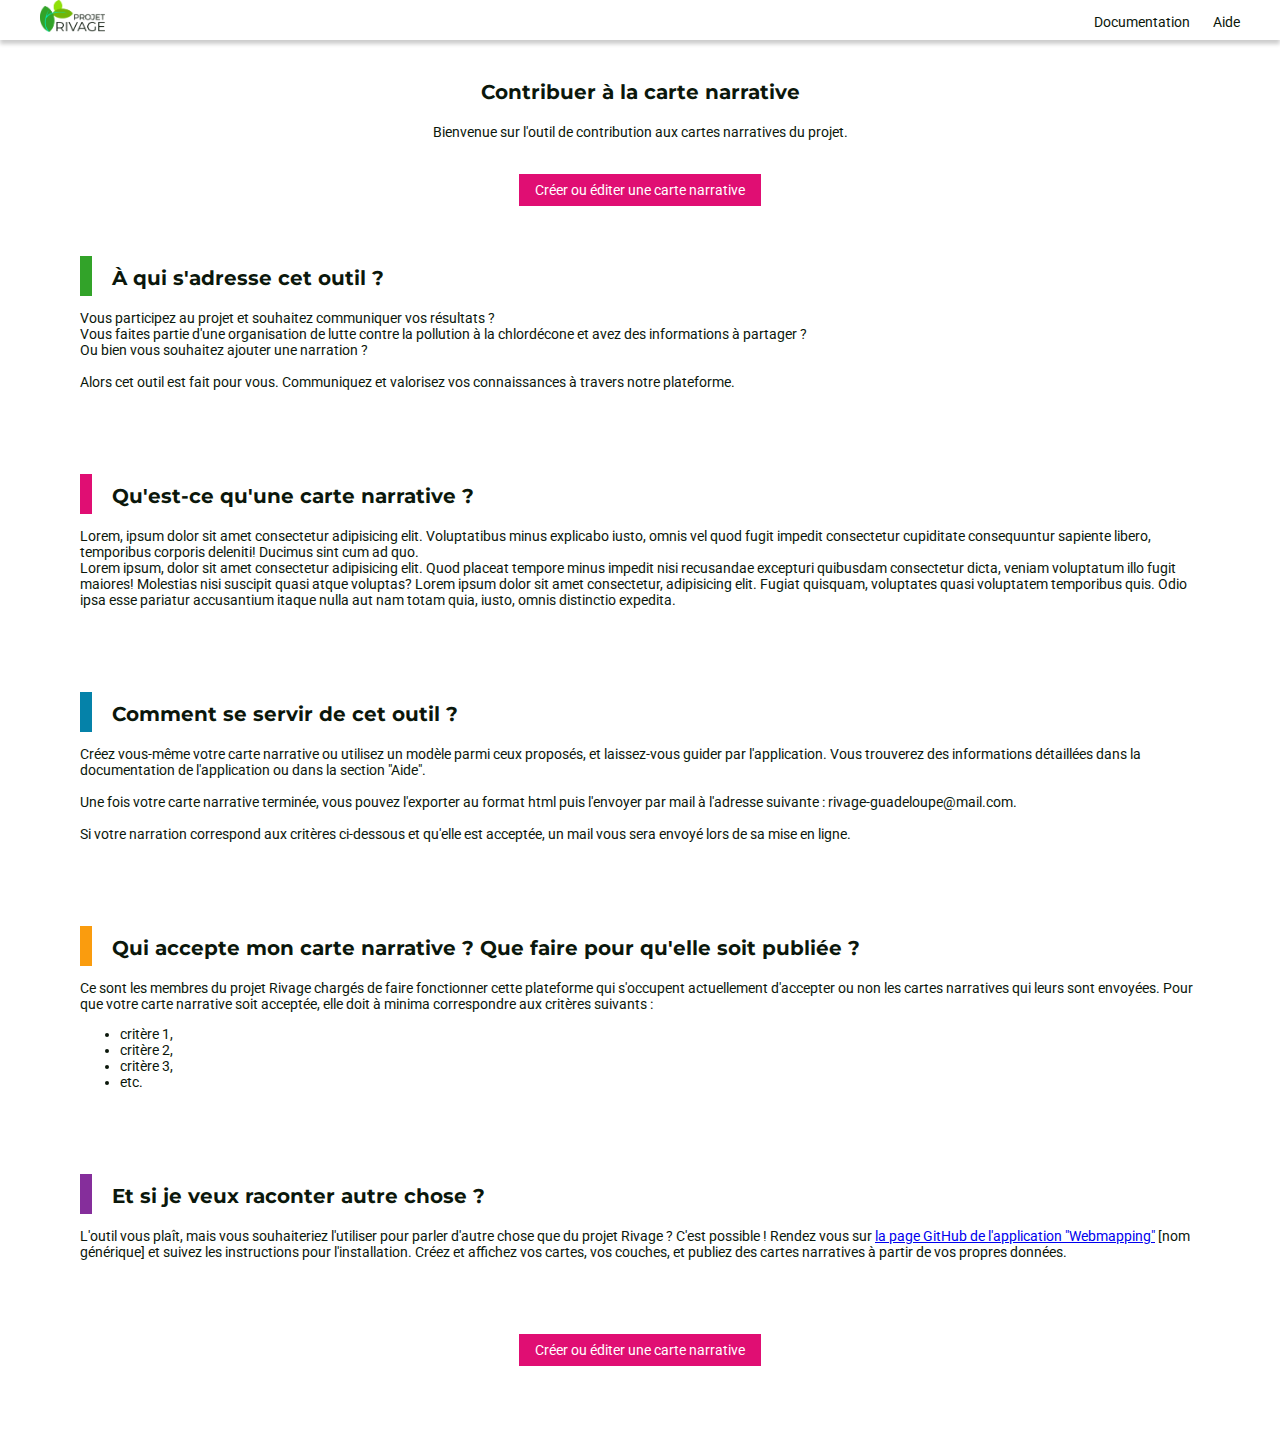
<file: map/storytool_intro.html>
<!DOCTYPE html>
<html lang="fr">

    <head>
        <!-- Meta tags -->
        <meta charset="utf-8">
        <meta http-equiv="X-UA-Compatible" content="IE=edge">

        <meta name="viewport" content="width=device-width, initial-scale=1, shrink-to-fit-no">
        <meta="description" content="Page d'accueil du projet de carte narrative Rivage">
        <meta="author" content="Marie Gradeler (2020)">
        <title>Projet Rivage</title>

        <!-- Importing fonts -->
        <link href="https://fonts.googleapis.com/css2?family=Roboto:500,700" rel="stylesheet">
        <link href="https://fonts.googleapis.com/css2?family=Montserrat:ital,wght@0,100;0,200;0,300;0,400;0,500;0,600;0,700;0,800;0,900;1,100;1,200;1,300;1,400;1,500;1,600;1,700;1,800;1,900&display=swap" rel="stylesheet"> 

        <!-- Styles -->
        <link rel="stylesheet" href="styles/storytool_intro.css?v=1.1" />

    </head>

    <body>
        <!-- Grid container -->
        <div class="container-intro">
            <div class="header">
                <img src="images/assets/logos/logoHorizontal.png"/>
                <div id="header-navlinks">
                    <ul>
                        <li><a href="https://gitlab.com/GradelerM/rivage-guadeloupe/-/wikis/home" target="_blank">Documentation</a></li>
                        <li><a href="#" target="_blank">Aide</a></li>
                    </ul>
                </div>
            </div>
            <div id="contrib-message">
                <h1>Contribuer à la carte narrative</h1>
                <p>Bienvenue sur l'outil de contribution aux cartes narratives du projet.</p>
            </div>
            <div id="contrib-button1" class="contrib-button">
                <div>
                    <a class="cta-button" href="storytool.php">Créer ou éditer une carte narrative</a>
                </div>
            </div>
            <div id="intro-p1" class="intro">
                <h1>À qui s'adresse cet outil ?</h1>
                <p>
                    Vous participez au projet et souhaitez communiquer vos résultats ?<br />
                    Vous faites partie d'une organisation de lutte contre la pollution à la chlordécone et 
                    avez des informations à partager ?<br />
                    Ou bien vous souhaitez ajouter une narration ?<br />
                    <br />
                    Alors cet outil est fait pour vous. Communiquez et valorisez vos connaissances à travers notre plateforme.
                </p>
            </div>
            <div id="intro-p2" class="intro">
                <h1>Qu'est-ce qu'une carte narrative ?</h1>
                <p>
                    Lorem, ipsum dolor sit amet consectetur adipisicing elit. Voluptatibus minus explicabo iusto, omnis vel quod fugit impedit consectetur cupiditate consequuntur sapiente libero, temporibus corporis deleniti! Ducimus sint cum ad quo.<br/>
                    Lorem ipsum, dolor sit amet consectetur adipisicing elit. Quod placeat tempore minus impedit nisi recusandae excepturi quibusdam consectetur dicta, veniam voluptatum illo fugit maiores! Molestias nisi suscipit quasi atque voluptas?
                    Lorem ipsum dolor sit amet consectetur, adipisicing elit. Fugiat quisquam, voluptates quasi voluptatem temporibus quis. Odio ipsa esse pariatur accusantium itaque nulla aut nam totam quia, iusto, omnis distinctio expedita.
                </p>
            </div>
            <div id="intro-p3" class="intro">
                <h1>Comment se servir de cet outil ?</h1>
                <p>
                    Créez vous-même votre carte narrative ou utilisez un modèle parmi ceux proposés, et laissez-vous guider par 
                    l'application. Vous trouverez des informations détaillées dans la documentation de l'application ou dans la 
                    section "Aide".<br />
                    <br />
                    Une fois votre carte narrative terminée, vous pouvez l'exporter au format html puis l'envoyer par mail à l'adresse 
                    suivante : rivage-guadeloupe@mail.com.<br />
                    <br />
                    Si votre narration correspond aux critères ci-dessous et qu'elle est acceptée, un mail vous sera envoyé lors 
                    de sa mise en ligne.
                </p>
            </div>
            <div id="intro-p4" class="intro">
                <h1>Qui accepte mon carte narrative ? Que faire pour qu'elle soit publiée ?</h1>
                <p>
                    Ce sont les membres du projet Rivage chargés de faire fonctionner cette plateforme qui s'occupent actuellement 
                    d'accepter ou non les cartes narratives qui leurs sont envoyées. Pour que votre carte narrative soit acceptée, elle doit à minima 
                    correspondre aux critères suivants :
                    <ul>
                        <li>critère 1,</li>
                        <li>critère 2,</li>
                        <li>critère 3,</li>
                        <li>etc.</li>
                    </ul>
                </p>
            </div>
            <div id="intro-p5" class="intro">
                <h1>Et si je veux raconter autre chose ?</h1>
                <p>
                    L'outil vous plaît, mais vous souhaiteriez l'utiliser pour parler d'autre chose que du projet Rivage ? C'est possible ! 
                    Rendez vous sur <a href="#" target="_blank">la page GitHub de l'application "Webmapping"</a> [nom générique] et suivez 
                    les instructions pour l'installation. Créez et affichez vos cartes, vos couches, et publiez des cartes narratives à 
                    partir de vos propres données.
                </p>
            </div>
            <div id="contrib-button2" class="contrib-button">
                <div>
                    <a class="cta-button" href="storytool.php">Créer ou éditer une carte narrative</a>
                </div>
            </div>
        </div>

    </body>

</html>
</file>
<file: map/styles/storytool_intro.css>
/*
===============================================================================
Document variables
===============================================================================
*/
:root {
    --main-padding: 20px 80px;
    --mobile-padding: 20px 8px;
    --btn-padding: 8px 16px;

    --cta : #e00e73;
    --cta-hover: #A70050;

    --green: #32A329;
    --magenta: #E00E73;
    --orange: #FA9C0E;
    --red: #E42849;
    --purple: #852E9B;
    --blue: #0582A9;
    --black: #0B170B;
}
  
  /*
  ===============================================================================
  Document general display rules
  ===============================================================================
  */
  body {
    max-width: 100vw;
    margin: 0;
    padding: 0;
    font-family: 'Roboto', sans-serif;
    font-size: 14px;
    color: var(--black);
}

.container-intro {
    display: grid;
    grid-template-columns: 1fr;
    grid-template-rows: 40px auto auto auto auto auto auto auto auto;
    grid-template-areas: 
        "header"
        "contrib-message"
        "contrib-button1"
        "intro-p1"
        "intro-p2"
        "intro-p3"
        "intro-p4"
        "intro-p5"
        "contrib-button2";
}

.container-intro h1 {
    font-family: 'Montserrat', sans-serif;
    font-size: 20px;
    margin-top: 40px;
    margin-bottom: 20px;
    margin-left: 0;
    margin-right: 0;
}

.container-intro h1:before {
    content: "";
    width: 12px;
    height: 40px;
    background: var(--magenta);
    display: block;
    float: left;
    margin-top: -10px;
    margin-bottom: 0;
    margin-left: 0;
    margin-right: 20px;
}

.header {
    padding: 0 40px;
    grid-area: header;
    display: flex;
    justify-content: space-between;
    box-shadow: 0px 4px 4px rgba(0, 0, 0, 0.2);
}

.header img {
    max-height: 80%;
}

.header ul {
    list-style-type: none;
}

.header li {
    margin-left: 20px;
    display: inline;
}

.header a {
    text-decoration: none;
    color: var(--black);
}

.header a:hover {
    color: var(--black);
}

#contrib-message {
    grid-area: contrib-message;
    text-align: center;
    margin-bottom: 20px;
}

#contrib-message h1:before {
    display: none;
}

.contrib-button {
    text-align: center;
    display: flex;
    flex-direction: column;
}

.contrib-button > div {
    padding: 8px;
}

.contrib-button .cta-button {
    text-decoration: none;
    color: #fff;
    padding: var(--btn-padding);
    background-color: var(--magenta);
}

.contrib-button .cta-link {
    text-decoration: none;
    color: var(--magenta);
}

#contrib-button1 {
    grid-area: contrib-button1;
}

#contrib-button2 {
    grid-area: contrib-button2;
    margin-top: 40px;
    margin-bottom: 80px;
}

.intro {
    padding: var(--main-padding);
}

#intro-p1 {
    grid-area: intro-p1;
}

#intro-p1 > h1:before {
    background: var(--green);
}

#intro-p2 {
    grid-area: intro-p2;
}

#intro-p2 > h1:before {
    background: var(--magenta);
}

#intro-p3 {
    grid-area: intro-p3;
}

#intro-p3 > h1:before {
    background: var(--blue);
}

#intro-p4 {
    grid-area: intro-p4;
}

#intro-p4 > h1:before {
    background: var(--orange);
}

#intro-p5 {
    grid-area: intro-p5;
}

#intro-p5 > h1::before {
    background: var(--purple);
}
</file>
